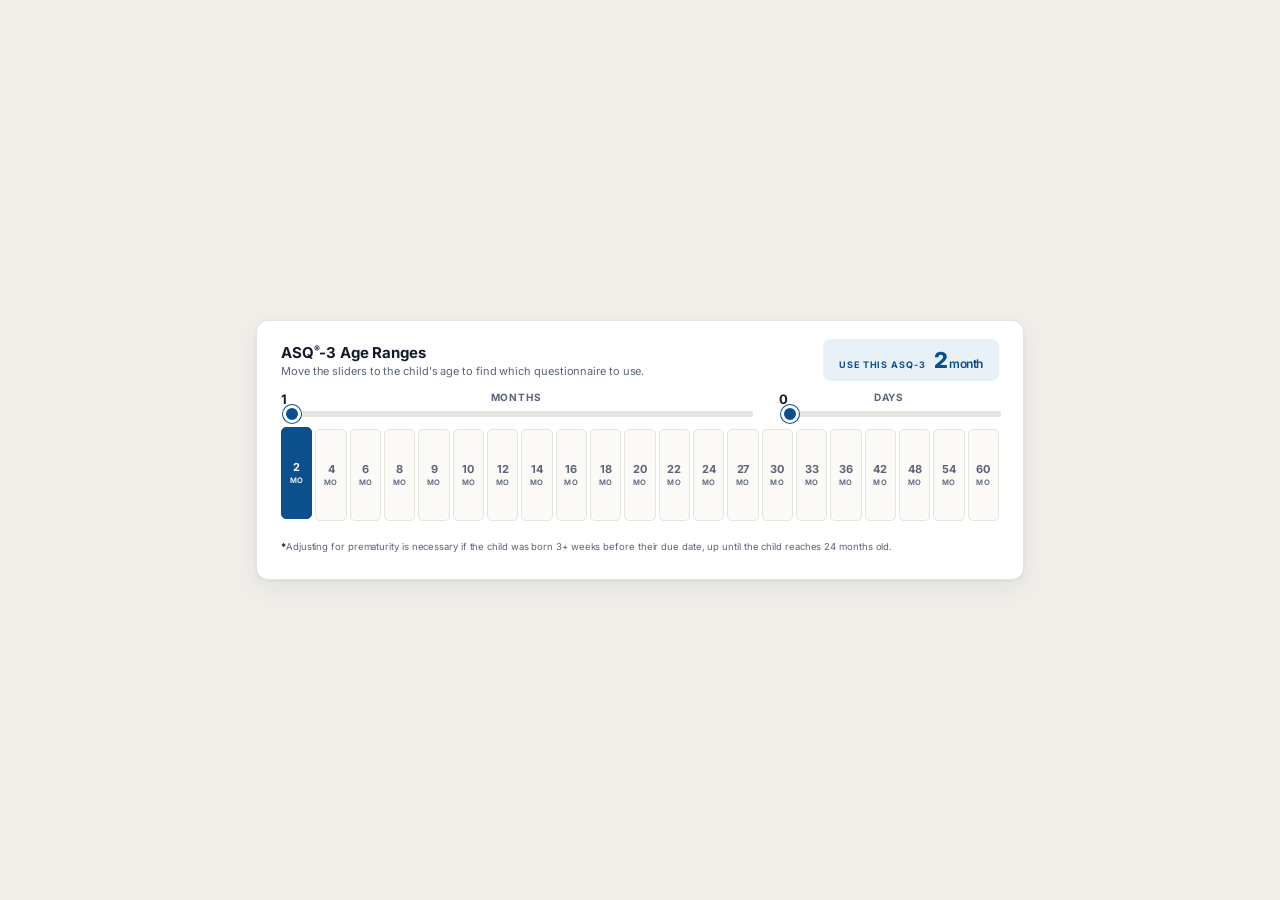
<file: story_content/WebObjects/6Z9xfBibjij/index.html>
<!doctype html>
<html lang="en">
<head>
<meta charset="utf-8"/>
<meta name="viewport" content="width=device-width, initial-scale=1"/>
<title>ASQ-3 Age Ranges</title>
<style>
  @import url('https://fonts.googleapis.com/css2?family=Inter:wght@400;500;600;700;800&display=swap');

  :root{
    --bg:#FBFAF7;
    --surface:#FFFFFF;
    --primary:#0B4F8C;
    --primary-soft:#E8F0F8;
    --accent:#3E9CD1;
    --text:#131A2B;
    --text-muted:#5A6478;
    --border:#E6E4DE;
    --border-strong:#C9CDD6;
  }
  *{ box-sizing:border-box; }
  html,body{ margin:0; padding:0; background:#f0eee9; }
  body{
    font-family:'Inter', system-ui, sans-serif;
    display:flex;
    align-items:center;
    justify-content:center;
    min-height:100vh;
  }

  .finder{
    width:768px;
    height:260px;
    background:var(--surface);
    border:1px solid var(--border);
    border-radius:12px;
    box-shadow:0 1px 3px rgba(19,26,43,0.06), 0 8px 24px rgba(19,26,43,0.06);
    padding:18px 24px 16px;
    display:flex;
    flex-direction:column;
    gap:10px;
    color:var(--text);
    letter-spacing:-0.005em;
  }

  .f-header{
    display:flex;
    align-items:center;
    justify-content:space-between;
    gap:16px;
  }
  .f-title{
    font-size:15px;
    font-weight:700;
    letter-spacing:-0.01em;
    margin:0;
  }
  .f-title .sup{ font-size:9px; vertical-align:super; }
  .f-sub{
    font-size:11px;
    color:var(--text-muted);
    margin:2px 0 0;
  }
  .f-result{
    display:flex;
    align-items:baseline;
    gap:8px;
    background:var(--primary-soft);
    border-radius:8px;
    padding:8px 16px;
    flex:0 0 auto;
    white-space:nowrap;
  }
  .f-result .l{
    font-size:9px;
    font-weight:700;
    letter-spacing:0.1em;
    text-transform:uppercase;
    color:var(--primary);
  }
  .f-result .v{
    font-size:22px;
    font-weight:800;
    color:var(--primary);
    letter-spacing:-0.02em;
  }
  .f-result .v .unit{
    font-size:12px;
    font-weight:600;
    margin-left:2px;
  }

  .f-controls{
    display:flex;
    gap:28px;
    align-items:flex-end;
  }
  .ctrl{
    flex:1;
    display:flex;
    flex-direction:column;
    gap:6px;
  }
  .ctrl.days{ flex: 0 0 220px; }
  
  /* Updated Alignment Classes */
  .ctrl-top{
    display:flex;
    justify-content:center;
    align-items:baseline;
    position: relative;
  }
  .ctrl-label{
    font-size:10px;
    font-weight:700;
    letter-spacing:0.08em;
    text-transform:uppercase;
    color:var(--text-muted);
  }
  .ctrl-value{
    position: absolute;
    left: 0;
    font-size:13px;
    font-weight:700;
    color:var(--text);
  }

  input[type="range"]{
    -webkit-appearance:none;
    appearance:none;
    width:100%;
    height:6px;
    border-radius:3px;
    background:var(--border);
    outline:none;
    cursor:pointer;
  }
  input[type="range"]::-webkit-slider-thumb{
    -webkit-appearance:none;
    appearance:none;
    width:18px;
    height:18px;
    border-radius:50%;
    background:var(--primary);
    border:3px solid white;
    box-shadow:0 0 0 1px var(--primary);
    cursor:pointer;
  }
  input[type="range"]::-moz-range-thumb{
    width:18px;
    height:18px;
    border-radius:50%;
    background:var(--primary);
    border:3px solid white;
    box-shadow:0 0 0 1px var(--primary);
    cursor:pointer;
  }

  .f-track{
    display:flex;
    gap:3px;
    flex:1;
  }
  .tile{
    flex:1;
    display:flex;
    flex-direction:column;
    align-items:center;
    justify-content:center;
    gap:2px;
    padding:6px 2px;
    border-radius:5px;
    background:var(--bg);
    border:1px solid var(--border);
    transition:background .12s, border-color .12s, transform .12s;
  }
  .tile .n{
    font-size:11px;
    font-weight:700;
    color:var(--text-muted);
  }
  .tile .u{
    font-size:7.5px;
    font-weight:600;
    letter-spacing:0.04em;
    text-transform:uppercase;
    color:var(--text-muted);
  }
  .tile.active{
    background:var(--primary);
    border-color:var(--primary);
    transform:translateY(-2px);
  }
  .tile.active .n,
  .tile.active .u{ color:#fff; }

  .f-foot{
    font-size:9.5px;
    line-height:1.4;
    color:var(--text-muted);
  }
  .f-foot b{ color:var(--text); }
</style>
</head>
<body>

  <div class="finder">
    <div class="f-header">
      <div>
        <p class="f-title">ASQ<span class="sup">®</span>-3 Age Ranges</p>
        <p class="f-sub">Move the sliders to the child's age to find which questionnaire to use.</p>
      </div>
      <div class="f-result">
        <span class="l">Use this ASQ-3</span>
        <span class="v" id="resultVal">2<span class="unit">month</span></span>
      </div>
    </div>

    <div class="f-controls">
      <div class="ctrl">
        <div class="ctrl-top">
          <span class="ctrl-value" id="monthsVal">1</span>
          <span class="ctrl-label">Months</span>
        </div>
        <input type="range" id="monthsSlider" min="1" max="66" step="1" value="1"/>
      </div>
      <div class="ctrl days">
        <div class="ctrl-top">
          <span class="ctrl-value" id="daysVal">0</span>
          <span class="ctrl-label">Days</span>
        </div>
        <input type="range" id="daysSlider" min="0" max="30" step="1" value="0"/>
      </div>
    </div>

    <div class="f-track" id="track"></div>

    <p class="f-foot"><b>*</b>Adjusting for prematurity is necessary if the child was born 3+ weeks before their due date, up until the child reaches 24 months old.</p>
  </div>

<script>
  var brackets = [
    {m0:1,d0:0,  m1:2,d1:30,  label:2},
    {m0:3,d0:0,  m1:4,d1:30,  label:4},
    {m0:5,d0:0,  m1:6,d1:30,  label:6},
    {m0:7,d0:0,  m1:8,d1:30,  label:8},
    {m0:9,d0:0,  m1:9,d1:30,  label:9},
    {m0:10,d0:0, m1:10,d1:30, label:10},
    {m0:11,d0:0, m1:12,d1:30, label:12},
    {m0:13,d0:0, m1:14,d1:30, label:14},
    {m0:15,d0:0, m1:16,d1:30, label:16},
    {m0:17,d0:0, m1:18,d1:30, label:18},
    {m0:19,d0:0, m1:20,d1:30, label:20},
    {m0:21,d0:0, m1:22,d1:30, label:22},
    {m0:23,d0:0, m1:25,d1:15, label:24},
    {m0:25,d0:16,m1:28,d1:15, label:27},
    {m0:28,d0:16,m1:31,d1:15, label:30},
    {m0:31,d0:16,m1:34,d1:15, label:33},
    {m0:34,d0:16,m1:38,d1:30, label:36},
    {m0:39,d0:0, m1:44,d1:30, label:42},
    {m0:45,d0:0, m1:50,d1:30, label:48},
    {m0:51,d0:0, m1:56,d1:30, label:54},
    {m0:57,d0:0, m1:66,d1:0,  label:60}
  ];

  function key(m,d){ return m*100+d; }

  var trackEl = document.getElementById('track');
  brackets.forEach(function(b, i){
    var tile = document.createElement('div');
    tile.className = 'tile';
    tile.id = 'tile-' + i;
    tile.innerHTML = '<span class="n">' + b.label + '</span><span class="u">mo</span>';
    trackEl.appendChild(tile);
  });

  var monthsSlider = document.getElementById('monthsSlider');
  var daysSlider = document.getElementById('daysSlider');
  var monthsVal = document.getElementById('monthsVal');
  var daysVal = document.getElementById('daysVal');
  var resultVal = document.getElementById('resultVal');

  function update(){
    var m = parseInt(monthsSlider.value, 10);
    var d = parseInt(daysSlider.value, 10);
    monthsVal.textContent = m;
    daysVal.textContent = d;

    var k = key(m,d);
    var matchIdx = -1;
    for (var i = 0; i < brackets.length; i++){
      var b = brackets[i];
      if (k >= key(b.m0,b.d0) && k <= key(b.m1,b.d1)){
        matchIdx = i;
        break;
      }
    }
    if (matchIdx === -1){
      matchIdx = (k < key(brackets[0].m0, brackets[0].d0)) ? 0 : brackets.length - 1;
    }

    brackets.forEach(function(b, i){
      document.getElementById('tile-' + i).classList.toggle('active', i === matchIdx);
    });

    resultVal.innerHTML = brackets[matchIdx].label + '<span class="unit">month</span>';
  }

  monthsSlider.addEventListener('input', update);
  daysSlider.addEventListener('input', update);
  update();
</script>
</body>
</html>
</file>
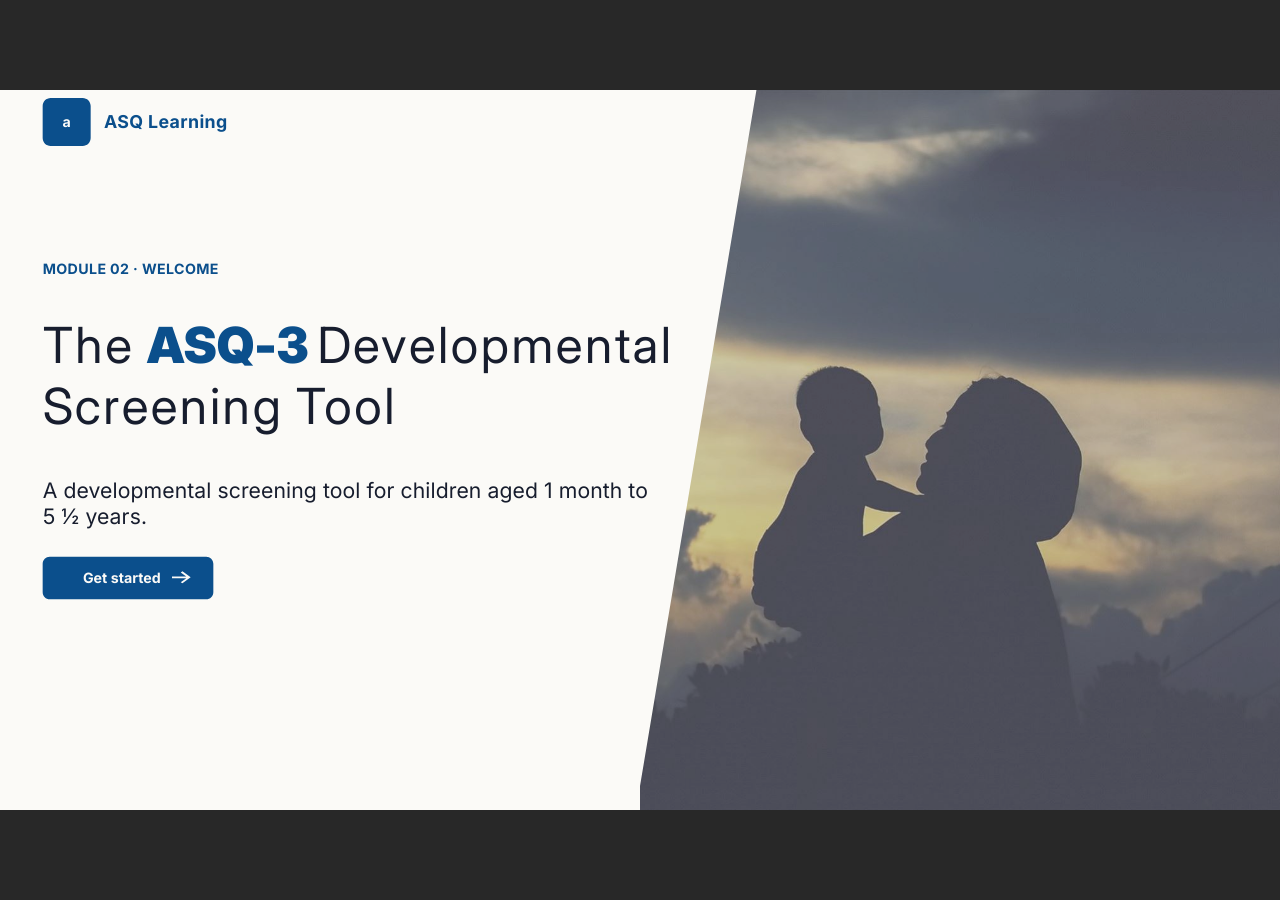
<file: story.html>
﻿<!doctype html>
<html lang="en-US">
<head>
  <meta charset="utf-8">
  <!-- Created using Storyline 360 x64 - http://www.articulate.com  -->
  <!-- version: 3.116.36838.0 -->
  <title>KiwiASQ 2026</title>
  <meta http-equiv="x-ua-compatible" content="IE=edge"/>
  <meta name="viewport" content="width=device-width,initial-scale=1,user-scalable=no,shrink-to-fit=no,minimal-ui"/>
  <meta name="apple-mobile-web-app-capable" content="yes"/>
  <style>
    html, body { height: 100%; padding: 0; margin: 0 }
    #app { height: 100%; width: 100%; }
  </style>

  <script>
    window.DS = {};
    window.globals = {
      DATA_PATH_BASE: '',
      HAS_FRAME: true,
      HAS_SLIDE: true,

      lmsPresent: false,
      tinCanPresent: false,
      cmi5Present: false,
      aoSupport: false,
      scale: 'Scaled',
      captureRc: false,
      browserSize: 'optimal',
      bgColor: '#282828',
      features: 'DropInBase,JsInteractions,PlayerMemoryEnhancements,PlayerSizeOption,SlideLevelScale',
      themeName: 'unified',
      preloaderColor: '#FFFFFF',
      suppressAnalytics: true,
      productChannel: 'stable',
      publishSource: 'storyline',
      aid: 'aid|dba06189-dfee-48fc-9fd5-efeffc9e8a4f',
      cid: '07af612e-11e7-46b5-94f9-8d0019a3c7c6',
      playerVersion: '3.116.36838.0',
      publishTimestamp: '2026-07-22T03:57:54.5045122Z',
      maxIosVideoElements: 10,
      connectionSettings: { message: 'You%20are%20offline.%20Trying%20to%20reconnect...', useDarkTheme: false, mode: 'disabled' },
      hasFeature: function(feature) {
        return this.features.split(',').includes(feature);
      },
      
      parseParams: function(qs) {
        if (window.globals.parsedParams != null) {
          return window.globals.parsedParams;
        }
        qs = (qs || window.location.search.substr(1)).split('+').join(' ');
        var params = {},
            tokens,
            re = /[?&]?([^=]+)=([^&]*)/g;

        while (tokens = re.exec(qs)) {
          params[decodeURIComponent(tokens[1]).trim()] =
            decodeURIComponent(tokens[2]).trim();
        }
        window.globals.parsedParams = params;
        return params;
      }

    };

    if (window.flagsUnderTest != null) {
      window.globals.features = window.flagsUnderTest.reduce((accum, feature) => {
        if (!accum.includes(feature)) {
          accum.push(feature);
        }
        return accum;
      }, window.globals.features.split(',')).join();
    }
  </script>
  <script>
    var isIe11 = ('ActiveXObject' in window || window.MSBlobBuilder != null)
      && window.msCrypto != null && !window.ActiveXObject;
    if (isIe11) {
      window.globals.unsupportedBrowser = true;
      document.write(atob('[base64]'));
    }
  </script>

  <script>
    if (window.globals.hasFeature('Localization')) {
      
      
    }
  </script>

  
  
  <script>window.THREE = { };</script>
  
</head>
<body style="background: #282828" class="cs-HTML theme-unified">
  <!-- 360 -->
  <script>!function(){var e,i=/iPhone/i,o=/iPod/i,n=/iPad/i,t=/\biOS-universal(?:.+)Mac\b/i,r=/\bAndroid(?:.+)Mobile\b/i,a=/Android/i,d=/(?:SD4930UR|\bSilk(?:.+)Mobile\b)/i,p=/Silk/i,l=/Windows Phone/i,u=/\bWindows(?:.+)ARM\b/i,b=/BlackBerry/i,s=/BB10/i,c=/Opera Mini/i,f=/\b(CriOS|Chrome)(?:.+)Mobile/i,h=/Mobile(?:.+)Firefox\b/i,v=function(e){return void 0!==e&&"MacIntel"===e.platform&&"number"==typeof e.maxTouchPoints&&e.maxTouchPoints>1&&"undefined"==typeof MSStream};e=function(e){var m={userAgent:"",platform:"",maxTouchPoints:0};e||"undefined"==typeof navigator?"string"==typeof e?m.userAgent=e:e&&e.userAgent&&(m={userAgent:e.userAgent,platform:e.platform,maxTouchPoints:e.maxTouchPoints||0}):m={userAgent:navigator.userAgent,platform:navigator.platform,maxTouchPoints:navigator.maxTouchPoints||0};var g=m.userAgent,y=g.split("[FBAN");void 0!==y[1]&&(g=y[0]),void 0!==(y=g.split("Twitter"))[1]&&(g=y[0]);var A=function(e){return function(i){return i.test(e)}}(g),w={apple:{phone:A(i)&&!A(l),ipod:A(o),tablet:!A(i)&&(A(n)||v(m))&&!A(l),universal:A(t),device:(A(i)||A(o)||A(n)||A(t)||v(m))&&!A(l)},amazon:{phone:A(d),tablet:!A(d)&&A(p),device:A(d)||A(p)},android:{phone:!A(l)&&A(d)||!A(l)&&A(r),tablet:!A(l)&&!A(d)&&!A(r)&&(A(p)||A(a)),device:!A(l)&&(A(d)||A(p)||A(r)||A(a))||A(/\bokhttp\b/i)},windows:{phone:A(l),tablet:A(u),device:A(l)||A(u)},other:{blackberry:A(b),blackberry10:A(s),opera:A(c),firefox:A(h),chrome:A(f),device:A(b)||A(s)||A(c)||A(h)||A(f)},any:!1,phone:!1,tablet:!1};return w.any=w.apple.device||w.android.device||w.windows.device||w.other.device,w.phone=w.apple.phone||w.android.phone||w.windows.phone,w.tablet=w.apple.tablet||w.android.tablet||w.windows.tablet,w}(),"object"==typeof exports&&"undefined"!=typeof module?module.exports=e:"function"==typeof define&&define.amd?define((function(){return e})):this.isMobile=e}();
    window.isMobile.apple.tablet = window.isMobile.apple.tablet ||
      (navigator.platform === 'MacIntel' && navigator.maxTouchPoints > 1);
    window.isMobile.apple.device = window.isMobile.apple.device || window.isMobile.apple.tablet;
    window.isMobile.tablet = window.isMobile.tablet || window.isMobile.apple.tablet;
    window.isMobile.any = window.isMobile.any || window.isMobile.apple.tablet;
  </script>

  <div id="focus-sink" tabindex="-1"></div>

  <div id="preso"></div>
  <script>
    (function() {

      var classTypes = [ 'desktop', 'mobile', 'phone', 'tablet' ];

      var addDeviceClasses = function(prefix, testObj) {
        var curr, i;
        for (i = 0; i < classTypes.length; i++) {
          curr = classTypes[i];
          if (testObj[curr]) {
            document.body.classList.add(prefix + curr);
          }
        }
      };

      var params = window.globals.parseParams(),
          isDevicePreview = params.devicepreview === '1',
          isPhoneOverride = params.deviceType === 'phone' || (isDevicePreview && params.phone == '1'),
          isTabletOverride = (params.deviceType === 'tablet' || isDevicePreview) && !isPhoneOverride,
          isMobileOverride = isPhoneOverride || isTabletOverride;

      var deviceView = {
        desktop: !window.isMobile.any && !isMobileOverride,
        mobile: window.isMobile.any || isMobileOverride,
        phone: isPhoneOverride || (window.isMobile.phone && !isTabletOverride),
        tablet: isTabletOverride || window.isMobile.tablet
      };

      window.globals.deviceView = deviceView;
      window.isMobile.desktop = !window.isMobile.any;
      window.isMobile.mobile = window.isMobile.any;

      addDeviceClasses('view-', deviceView);

    })();
  </script>
  
  <script src='story_content/triggers.js' type=text/javascript></script>
<script src='story_content/user.js' type=text/javascript></script>
  <div class="slide-loader"></div>

  <script>
    var doc = document, loader = doc.body.querySelector('.slide-loader'); [ 1, 2, 3 ].forEach(function(n) { var d = doc.createElement('div'); d.style.backgroundColor = window.globals.preloaderColor; d.classList.add('mobile-loader-dot'); d.classList.add('dot' + n); loader.appendChild(d); });
  </script>

  <div class="mobile-load-title-overlay" style="display: none">
    <div class="mobile-load-title">KiwiASQ 2026</div>
  </div>

  <div class="mobile-chrome-warning"></div>

  
<style>
  .warn-connection-dialog {
    display: none;
    background: transparent;
    pointer-events: all;
    position: fixed;
    left: 0;
    top: 0;
    width: 100%;
    height: 100%;
    z-index: 999;
  }

  .warn-connection-content {
    pointer-events: all;
    border-radius: 4px;
    background: white;
    border: 1px solid #E7E7E7;
    color: #333333;
    box-shadow: 0 2px 4px rgba(0, 0, 0, 0.25);
    transition: all 150ms ease-out;
    position: absolute;
    white-space: nowrap;
  }

  .view-phone.is-landscape .warn-connection-content {
    left: 23px;
    bottom: 23px;
  }

  .view-tablet.is-landscape .warn-connection-content {
    left: 50%;
    top: 20px;
    transform: translateX(-50%);
  }

  .view-mobile.is-portrait .warn-connection-content {
    transform: translate(-50%, calc(-100% - 15px));
  }

  .warn-connection-content p {
    display: inline-block;
    margin: 0 8px 0 0;
    line-height: 33px;
    font-size: 11px;
  }

  .warn-connection-content svg {
    position: relative;
    vertical-align: middle;
    margin: 0 2px 2px 8px;
  }

  .view-desktop .warn-connection-content {
    left: 1.5em;
    bottom: 1.5em;
  }

  .view-desktop .warn-connection-content p {
    font-size: 1.1em;
  }

  .is-offline .warn-connection-dialog {
    display: block;
  }

  .is-offline .cs-panel * {
    pointer-events: none !important;
  }

  .is-offline .cs-panel {
    pointer-events: all !important;
  }

  .is-offline #nav-controls * {
    pointer-events: none !important;
  }

  .is-offline #nav-controls {
    pointer-events: all !important;
  }
</style>

<div class="warn-connection-dialog" role="alertdialog" aria-modal="true" tabindex="0" aria-labelledby="warn-connection-message">
  <div class="warn-connection-content">
    <svg width="17" height="15" viewBox="0 0 17 15" xmlns="http://www.w3.org/2000/svg">
      <path fill="#8F0000" stroke="white" d="M16.07,12.98 L15.88,12.23 L9.51,1.21 C8.97,0.26,7.6,0.26,7.06,1.21 L0.69,12.23 C0.15,13.16,0.81,14.36,1.91,14.36 H14.65 C15.47,14.36,16.05,13.7,16.07,12.98 Z"/>
      <path fill="white" stroke="white" d="M8.58,5.5 C8.35,5.28,8.5,5.35,8.21,5.32 C8.09,5.35,7.97,5.49,7.96,5.67 C7.97,5.79,7.98,5.92,7.98,6.04 L7.98,6.04 C7.99,6.17,8,6.31,8.01,6.43 L8.01,6.44 C8.03,6.92,8.06,7.41,8.09,7.9 L8.09,7.9 C8.12,8.39,8.14,8.88,8.17,9.37 C8.17,9.39,8.18,9.42,8.2,9.44 C8.23,9.46,8.25,9.47,8.28,9.47 C8.31,9.47,8.34,9.46,8.35,9.44 C8.37,9.43,8.38,9.4,8.39,9.35 L8.39,9.34 C8.39,9.24,8.4,9.15,8.4,9.05 L8.4,9.05 C8.41,8.96,8.41,8.86,8.42,8.75 C8.43,8.44,8.45,8.12,8.47,7.81 L8.47,7.81 C8.49,7.49,8.51,7.18,8.53,6.87 C8.55,6.46,8.56,6.05,8.59,5.64 L8.6,5.62 C8.6,5.57,8.59,5.53,8.58,5.5 L8.21,5.32 Z"/>
      <circle fill="white" stroke="white" cx="8.3" cy="11.35" r="0.3"/>
    </svg>
    <p id="warn-connection-message">You are offline. Trying to reconnect...</p>
  </div>
</div>

<script>
  (function() {
    window.DS.connection = {
      warningShown: false,
      assets: {},
      loadingAssetGroup: false,
      retryDelay: 500
    };

    var connectionSettings = window.globals.connectionSettings || {};

    var useConnectionMessages = window.AbortController != null &&
      window.location.protocol != 'file:' &&
      connectionSettings.mode === 'normal';

    window.DS.connection.useConnectionMessages = useConnectionMessages;

    var assetCount = 0;
    var checkLoadedId;


    if (useConnectionMessages && connectionSettings != null) {
      var contentEl = document.querySelector('.warn-connection-content');
      var messageEl = contentEl.querySelector('p');

      if (connectionSettings.useDarkTheme) {
        contentEl.style.borderColor = '#BABBBA';
        contentEl.style.backgroundColor = '#282828';
        contentEl.style.color = '#FFFFFF';
      }

      if (connectionSettings.message != null) {
        messageEl.textContent = window.decodeURIComponent(connectionSettings.message);
      }
    }

    function checkAssetsReady() {
      for (var i in DS.connection.assets) {
        if (!DS.connection.assets[i].success) {
          return false;
        }
      }
      return true;
    }

    function stopAssetGroup() {
      if (!useConnectionMessages) { return; }

      assetCount = 0;

      DS.connection.oldAssetGroup = DS.connection.assets;
      DS.connection.assets = {};
      DS.connection.loadingAssetGroup = false;
      clearInterval(checkLoadedId);
    }

    function startAssetGroup() {
      if (!useConnectionMessages) { return; }
      var ticks = 0;
      clearInterval(checkLoadedId);
      checkLoadedId = setInterval(function() {
        var loaded = 0;
        if (assetCount === 0 && loaded === 0) {
          clearInterval(checkLoadedId);
          return;
        }

        for (var i in DS.connection.assets) {
          if (DS.connection.assets[i].success) {
            loaded++;
          }
        }

        if (assetCount === loaded && checkAssetsReady()) {
          for (var i in DS.connection.assets) {
            if (DS.connection.assets[i].action) {
              DS.connection.assets[i].action();
            }
          }
          hideWarning();
          stopAssetGroup();
        }
      }, 100)
    }

    function requiredAsset(url, action, retry, type) {
      if (!useConnectionMessages) { return; }
      if (DS.connection.assets[url]) { return; }

      DS.connection.assets[url] = {
        success: false, action: action, retry: retry, type: type
      };
      assetCount = Object.keys(DS.connection.assets).length;
      if (!DS.connection.loadingAssetGroup) {
        startAssetGroup();
      }
      DS.connection.loadingAssetGroup = true;
    }

    function assetLoaded(url) {
      if (!useConnectionMessages) { return; }
      if (DS.connection.assets[url]) {
        DS.connection.assets[url].success = true;
      }
    }

    function assetFailed(url) {
      if (!useConnectionMessages) { return; }
      if (!DS.connection.assets[url]) {
        if (/\.js$/.test(url) && url.indexOf('transcripts') === -1) {
          setTimeout(function() {
            if (DS.connection.lastSlideLoaded != null) {
              DS.connection.lastSlideLoaded();
            }
          }, DS.connection.retryDelay);
        }
        return;
      }
      if (!DS.connection.warningShown) { showWarning(); }
      if (DS.connection.assets[url].retry) {
        setTimeout(function() {
          if (!DS.connection.assets[url].success) {
            DS.connection.assets[url].retry()
          }
        }, DS.connection.retryDelay);
      }
    }

    function hideWarning() {
      document.body.classList.remove('is-offline');
      DS.connection.warningShown = false;
      enableKeys();
    }
    DS.connection.hideWarning = hideWarning

    function showWarning(btn) {
      document.body.classList.add('is-offline')
      DS.connection.warningShown = true;
      updateWarningPosition();
      disableKeys();
    }

    function updateWarningPosition() {
      if (!DS.connection.warningShown) {
        return;
      }

      var isPortrait = document.body.classList.contains('is-portrait');
      var isMobile = document.body.classList.contains('view-mobile');
      var warningEl = document.querySelector('.warn-connection-content');

      if (isPortrait && isMobile) {
        var slide = document.querySelector('.primary-slide');
        var slideRect = slide != null
          ? slide.getBoundingClientRect()
          : { top: window.innerHeight, left: 0, width: window.innerWidth };

        warningEl.style.top = `${slideRect.top}px`
        warningEl.style.left = `${slideRect.left + slideRect.width / 2}px`
      } else {
        warningEl.style.top = null;
        warningEl.style.left = null;
      }

      window.requestAnimationFrame(updateWarningPosition);
    }

    function onDisableKeyDown(e) {
      e.preventDefault();
      e.stopImmediatePropagation();
    }

    function onDisableKeyUp(e) {
      e.preventDefault();
      e.stopImmediatePropagation();
    }

    var accStyle = document.createElement('style');
    var warnDialogEl = document.querySelector('.warn-connection-dialog');

    function disableKeys() {
      if (DS.views && DS.views.nsStack && DS.views.nsStack.length === 1) {
        DS.views.nsStack[0].tabReachable = false
        DS.views.nsStack[0].updateTabIndex(true);
      }

      accStyle.innerHTML = '.acc-shadow-dom { display: none; }';
      document.body.appendChild(accStyle);

      warnDialogEl.parentNode.append(warnDialogEl);
      warnDialogEl.focus();
    }

    function enableKeys() {
      accStyle.remove();
      if (DS.views && DS.views.nsStack && DS.views.nsStack.length === 1 && DS.views.nsStack[0].name === '_frame') {
        DS.views.nsStack[0].tabReachable = true;
        DS.views.nsStack[0].updateTabIndex();
      }
    }

    // these will all be noops if the feature flag isn't set in
    // the data and `window.globals.features`
    DS.connection.requiredAsset = requiredAsset;
    DS.connection.assetLoaded = assetLoaded;
    DS.connection.assetFailed = assetFailed;
    DS.connection.stopAssetGroup = stopAssetGroup;
    DS.connection.startAssetGroup = startAssetGroup;
  })();
</script>


  <script>
    
    if (window.autoSpider && window.vInterfaceObject) {
      document.querySelector('.mobile-load-title-overlay').style.display = 'none';
    }
  </script>

  

  <link rel="stylesheet" href="html5/data/css/output.min.css" data-noprefix/>
</body>
<script src="html5/lib/scripts/bootstrapper.min.js"></script>
</html>
</file>
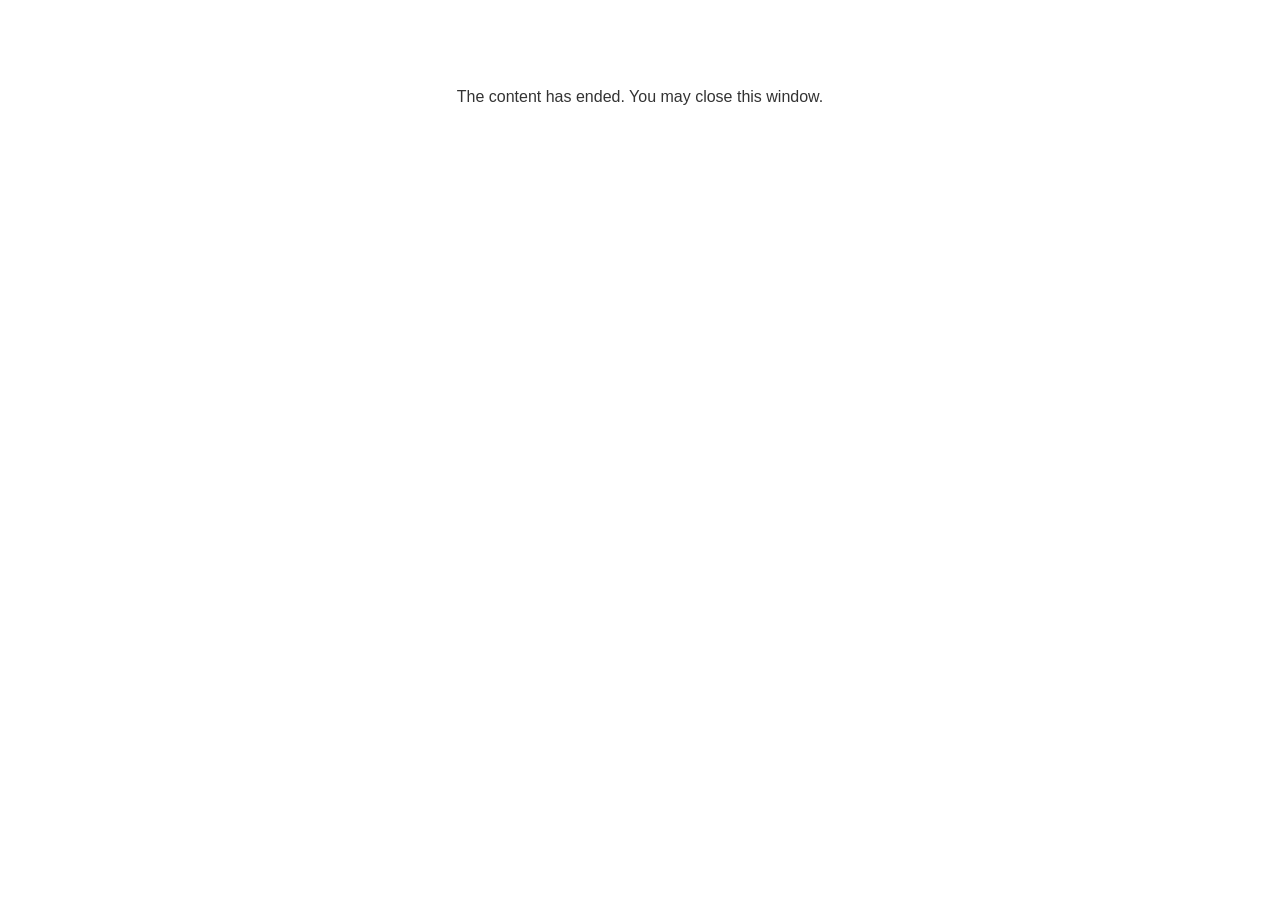
<file: lms/goodbye.html>
<!doctype html>
<html>
<body style="background-color: #ffffff;">

<p role="alert" style="color: #333333;font-family: Lato, articulate, tahoma, arial;font-size: medium;text-align: center;">
<br><br><br><br>
The content has ended. You may close this window.
</p>

</body>
</html>
</file>
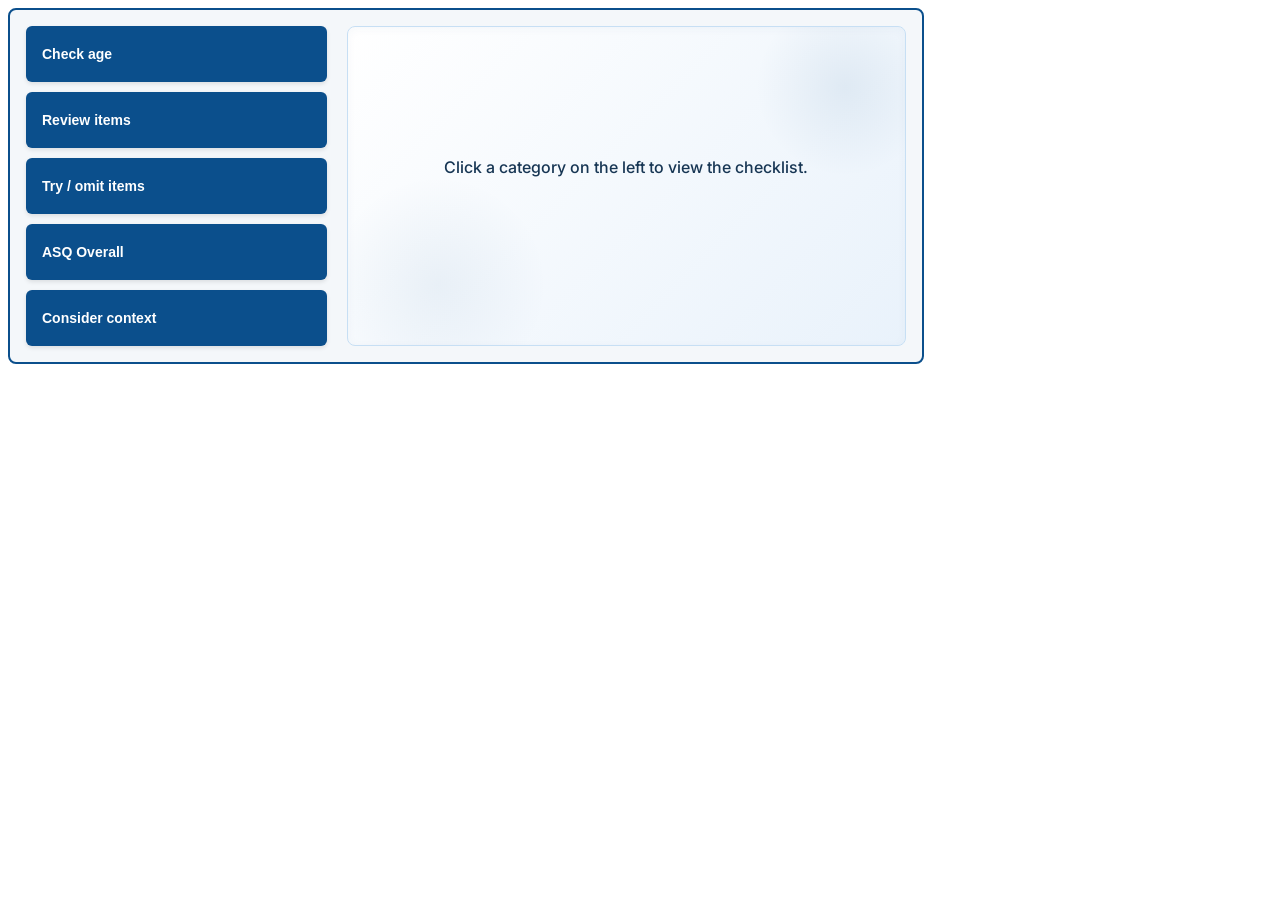
<file: story_content/WebObjects/5kty1V1lGNd/Checklist.html>
<!DOCTYPE html>
<html lang="en">
<head>
<meta charset="UTF-8">
<meta name="viewport" content="width=device-width, initial-scale=1.0">
<title>ASQ Interactive Checklist</title>
<link rel="preconnect" href="https://fonts.googleapis.com">
<link rel="preconnect" href="https://fonts.gstatic.com" crossorigin>
<link href="https://fonts.googleapis.com/css2?family=Inter:wght@400;500;600&display=swap" rel="stylesheet">
<style>
  .interactive-widget {
    width: 916px;
    height: 356px;
    background-color: #f4f7fa;
    border: 2px solid #0B4F8C;
    border-radius: 8px;
    display: flex;
    box-sizing: border-box;
    padding: 16px;
    gap: 20px;
    font-family: 'Inter', sans-serif;
    overflow: hidden;
  }

  .grid-container {
    width: 35%;
    display: grid;
    grid-template-columns: 1fr;
    grid-template-rows: repeat(5, 1fr);
    gap: 10px;
    height: 100%;
  }

  .grid-btn {
    background-color: #0B4F8C;
    color: #ffffff;
    border: none;
    border-radius: 6px;
    font-size: 14px;
    font-weight: 600;
    cursor: pointer;
    transition: all 0.2s ease;
    display: flex;
    align-items: center;
    justify-content: flex-start;
    padding: 0 16px;
    box-shadow: 0 2px 4px rgba(0,0,0,0.1);
    text-align: left;
  }

  .grid-btn:hover, .grid-btn.active {
    background-color: #073866;
    transform: translateY(-1px);
    box-shadow: 0 4px 8px rgba(0,0,0,0.15);
  }

  .info-panel {
    width: 65%;
    background: linear-gradient(135deg, #ffffff 0%, #e9f2fb 100%);
    border: 1px solid #c7dff4;
    border-radius: 8px;
    display: flex;
    align-items: flex-start;
    justify-content: flex-start;
    padding: 20px 24px;
    box-sizing: border-box;
    height: 100%;
    position: relative;
    overflow-y: auto;
    overflow-x: hidden; 
    box-shadow: inset 0 2px 10px rgba(11, 79, 140, 0.04);
  }

  .info-panel::-webkit-scrollbar {
    width: 8px;
  }
  .info-panel::-webkit-scrollbar-track {
    background: transparent;
  }
  .info-panel::-webkit-scrollbar-thumb {
    background: #c7dff4;
    border-radius: 4px;
  }
  .info-panel::-webkit-scrollbar-thumb:hover {
    background: #0B4F8C;
  }

  .info-panel::before {
    content: "";
    position: absolute;
    top: -30px;
    right: -30px;
    width: 180px;
    height: 180px;
    background: radial-gradient(circle, rgba(11, 79, 140, 0.08) 0%, rgba(255,255,255,0) 70%);
    border-radius: 50%;
    z-index: 1;
    pointer-events: none;
  }

  .info-panel::after {
    content: "";
    position: absolute;
    bottom: -50px;
    left: -20px;
    width: 220px;
    height: 220px;
    background: radial-gradient(circle, rgba(11, 79, 140, 0.06) 0%, rgba(255,255,255,0) 70%);
    border-radius: 50%;
    z-index: 1;
    pointer-events: none;
  }

  .info-content {
    width: 100%;
    position: relative;
    z-index: 2;
    animation: fadeIn 0.3s ease-in-out;
  }

  .category-desc {
    font-size: 15px;
    color: #0B4F8C;
    font-weight: 600;
    margin-top: 0;
    margin-bottom: 16px;
    line-height: 1.4;
  }

  .checklist {
    list-style: none;
    padding: 0;
    margin: 0;
    text-align: left;
    width: 100%;
  }

  .checklist li {
    display: flex;
    align-items: flex-start;
    margin-bottom: 12px;
    font-size: 14px;
    line-height: 1.5;
    color: #173654;
    font-weight: 500;
    overflow-wrap: break-word;
  }

  .checklist input[type="checkbox"] {
    margin-top: 3px;
    margin-right: 12px;
    cursor: pointer;
    accent-color: #0B4F8C;
    width: 16px;
    height: 16px;
    flex-shrink: 0;
  }

  .formula-box {
    margin-top: 8px;
    background: rgba(255, 255, 255, 0.7);
    border: 1px dashed #0B4F8C;
    padding: 10px;
    border-radius: 6px;
    display: inline-flex;
    align-items: center;
    flex-wrap: wrap;
    gap: 8px;
    font-size: 13px;
    font-weight: 600;
    max-width: 100%;
    box-sizing: border-box;
  }

  .fraction {
    display: flex;
    flex-direction: column;
    align-items: center;
    line-height: 1.2;
  }

  .fraction .numerator {
    border-bottom: 1px solid #173654;
    padding: 0 4px 2px 4px;
  }

  .fraction .denominator {
    padding: 2px 4px 0 4px;
  }

  .placeholder-text {
    text-align: center;
    font-size: 16px;
    color: #173654;
    font-weight: 500;
    margin-top: 110px;
  }

  @keyframes fadeIn {
    from { opacity: 0; transform: translateY(5px); }
    to { opacity: 1; transform: translateY(0); }
  }
</style>
</head>
<body>

<div class="interactive-widget">
  <div class="grid-container">
    <button class="grid-btn" data-index="0">Check age</button>
    <button class="grid-btn" data-index="1">Review items</button>
    <button class="grid-btn" data-index="2">Try / omit items</button>
    <button class="grid-btn" data-index="3">ASQ Overall</button>
    <button class="grid-btn" data-index="4">Consider context</button>
  </div>

  <div class="info-panel">
    <div class="info-content" id="infoDisplay">
      <div class="placeholder-text">Click a category on the left to view the checklist.</div>
    </div>
  </div>
</div>

<script>
  const checklistData = [
    [
      "Check the child’s age compared with the ASQ age range window.",
      "Was child’s age calculated correctly and correct ASQ administered? Check using the ASQ calculator or using the app.",
      "Was age adjusted for prematurity (<24mo)?"
    ],
    [
      "Review NOT YET and omitted items.",
      "Did child have time/materials needed to try the activities?",
      "Is the item aligned to the family’s culture or parenting practices?"
    ],
    [
      "If needed, offer time to try items and/or omit items.",
      "Rescore areas if child demonstrates skills.",
      "Adjust area total if items need to be omitted due to parenting practices/beliefs/customs.<br><div class='formula-box'><span>Adjusted score = score + </span><div class='fraction'><span class='numerator'>total score</span><span class='denominator'># items completed</span></div></div>"
    ],
    [
      "Review and discuss ASQ Overall section.",
      "What are the responses to the Overall section?",
      "What are the parent concerns?",
      "What is your clinical impression?"
    ],
    [
      "Consider strengths, community and culture, and risk and protective factors:",
      "Past history",
      "Developmental history",
      "Environmental factors (including family, social, significant life events)",
      "Family history especially of developmental differences or difficulties at school",
      "Family and cultural context",
      "Parent concerns",
      "Availability of resources"
    ]
  ];

  const buttons = document.querySelectorAll('.grid-btn');
  const displayArea = document.getElementById('infoDisplay');

  buttons.forEach(button => {
    button.addEventListener('click', function() {
      buttons.forEach(btn => btn.classList.remove('active'));
      
      this.classList.add('active');
      
      const index = this.getAttribute('data-index');
      const data = checklistData[index];
      
      // The first item is the description, the rest are checklist items
      const description = data[0];
      const items = data.slice(1);
      
      let htmlContent = `<p class="category-desc">${description}</p><ul class="checklist">`;
      items.forEach((item, i) => {
        const uniqueId = `chk-${index}-${i}`;
        htmlContent += `
          <li>
            <input type="checkbox" id="${uniqueId}">
            <label for="${uniqueId}">${item}</label>
          </li>
        `;
      });
      htmlContent += '</ul>';
      
      displayArea.style.animation = 'none';
      displayArea.offsetHeight; 
      displayArea.style.animation = null; 
      
      displayArea.innerHTML = htmlContent;
    });
  });
</script>

</body>
</html>
</file>
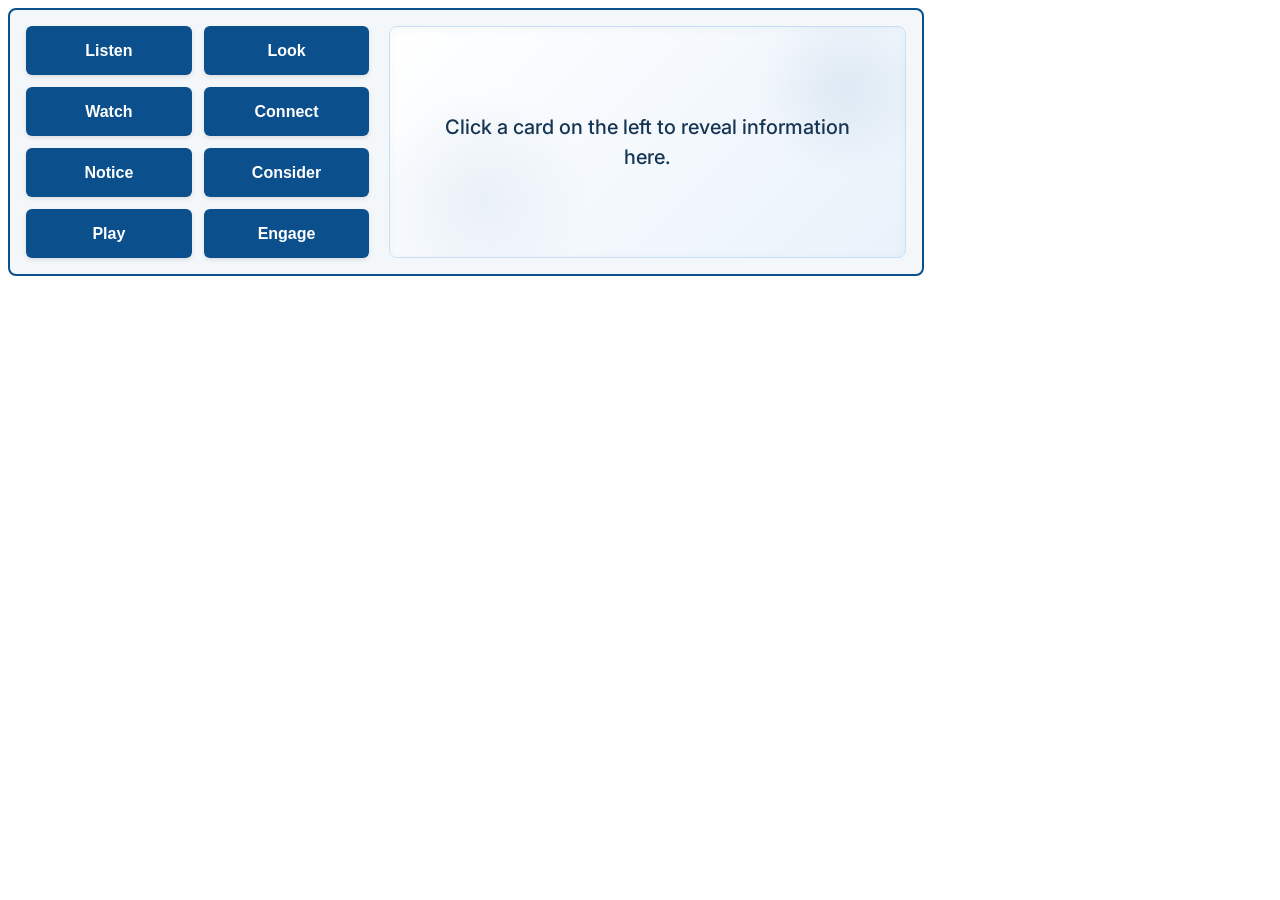
<file: story_content/WebObjects/5y1d1bu0p5V/3-4.html>
<!DOCTYPE html>
<html lang="en">
<head>
<meta charset="UTF-8">
<meta name="viewport" content="width=device-width, initial-scale=1.0">
<title>Child Development Interactive</title>
<link rel="preconnect" href="https://fonts.googleapis.com">
<link rel="preconnect" href="https://fonts.gstatic.com" crossorigin>
<link href="https://fonts.googleapis.com/css2?family=Inter:wght@400;500;600&display=swap" rel="stylesheet">
<style>
  .interactive-widget {
    width: 916px;
    height: 268px;
    background-color: #f4f7fa;
    border: 2px solid #0B4F8C;
    border-radius: 8px;
    display: flex;
    box-sizing: border-box;
    padding: 16px;
    gap: 20px;
    font-family: 'Inter', sans-serif;
    overflow: hidden;
  }

  .grid-container {
    width: 40%;
    display: grid;
    grid-template-columns: 1fr 1fr;
    grid-template-rows: repeat(4, 1fr);
    gap: 12px;
    height: 100%;
  }

  .grid-btn {
    background-color: #0B4F8C;
    color: #ffffff;
    border: none;
    border-radius: 6px;
    font-size: 16px;
    font-weight: 600;
    cursor: pointer;
    transition: all 0.2s ease;
    display: flex;
    align-items: center;
    justify-content: center;
    box-shadow: 0 2px 4px rgba(0,0,0,0.1);
  }

  .grid-btn:hover, .grid-btn.active {
    background-color: #073866;
    transform: translateY(-1px);
    box-shadow: 0 4px 8px rgba(0,0,0,0.15);
  }

  .info-panel {
    width: 60%;
    background: linear-gradient(135deg, #ffffff 0%, #e9f2fb 100%);
    border: 1px solid #c7dff4;
    border-radius: 8px;
    display: flex;
    align-items: center;
    justify-content: center;
    padding: 30px;
    box-sizing: border-box;
    text-align: center;
    height: 100%;
    position: relative;
    overflow: hidden;
    box-shadow: inset 0 2px 10px rgba(11, 79, 140, 0.04);
  }

  .info-panel::before {
    content: "";
    position: absolute;
    top: -30px;
    right: -30px;
    width: 180px;
    height: 180px;
    background: radial-gradient(circle, rgba(11, 79, 140, 0.08) 0%, rgba(255,255,255,0) 70%);
    border-radius: 50%;
    z-index: 1;
  }

  .info-panel::after {
    content: "";
    position: absolute;
    bottom: -50px;
    left: -20px;
    width: 220px;
    height: 220px;
    background: radial-gradient(circle, rgba(11, 79, 140, 0.06) 0%, rgba(255,255,255,0) 70%);
    border-radius: 50%;
    z-index: 1;
  }

  .info-text {
    font-size: 20px;
    line-height: 1.5;
    color: #173654;
    font-weight: 500;
    margin: 0;
    animation: fadeIn 0.3s ease-in-out;
    position: relative;
    z-index: 2;
  }

  @keyframes fadeIn {
    from { opacity: 0; transform: translateY(5px); }
    to { opacity: 1; transform: translateY(0); }
  }
</style>
</head>
<body>

<div class="interactive-widget">
  <div class="grid-container">
    <button class="grid-btn" data-index="0">Listen</button>
    <button class="grid-btn" data-index="1">Look</button>
    <button class="grid-btn" data-index="2">Watch</button>
    <button class="grid-btn" data-index="3">Connect</button>
    <button class="grid-btn" data-index="4">Notice</button>
    <button class="grid-btn" data-index="5">Consider</button>
    <button class="grid-btn" data-index="6">Play</button>
    <button class="grid-btn" data-index="7">Engage</button>
  </div>

  <div class="info-panel">
    <p class="info-text" id="infoDisplay">Click a card on the left to reveal information here.</p>
  </div>
</div>

<script>
  const infoData = [
    "Listen to how the parent describes their child’s development and behaviour.",
    "Does the child look like a typical child for their age: features, development and behaviour?",
    "Watch all the interactions between the child and their caregiver.",
    "When, why, and how does the child connect with their parent?",
    "Notice the skills that are there, as well as those that aren’t.",
    "Consider the quality and symmetry, as well as the consistency of skills.",
    "What sort of play does the child demonstrate?",
    "How well can you engage and connect with the child?"
  ];

  const buttons = document.querySelectorAll('.grid-btn');
  const displayArea = document.getElementById('infoDisplay');

  buttons.forEach(button => {
    button.addEventListener('click', function() {
      buttons.forEach(btn => btn.classList.remove('active'));
      
      this.classList.add('active');
      
      const index = this.getAttribute('data-index');
      
      displayArea.style.animation = 'none';
      displayArea.offsetHeight; 
      displayArea.style.animation = null; 
      
      displayArea.textContent = infoData[index];
    });
  });
</script>

</body>
</html>
</file>
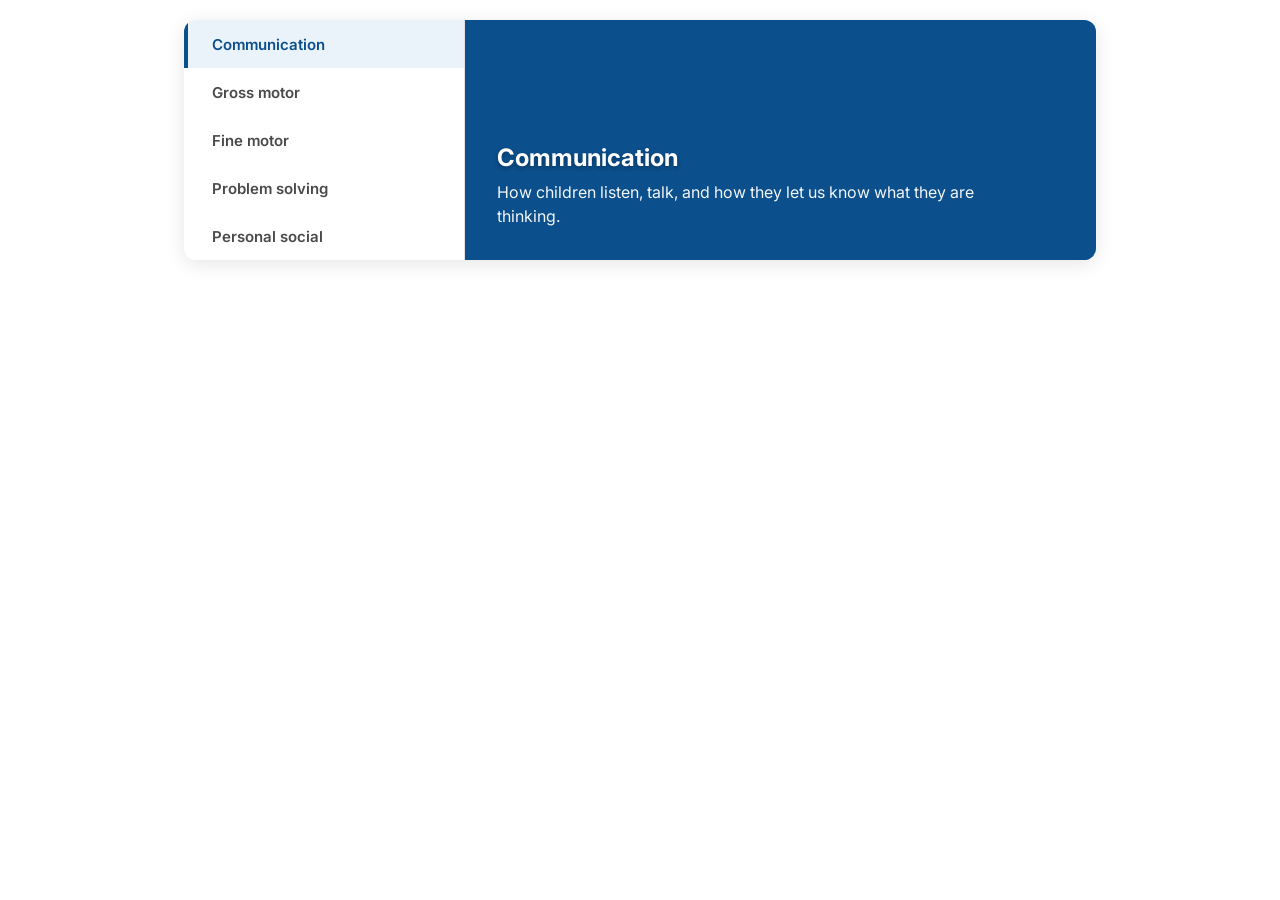
<file: story_content/WebObjects/6QEUZBL62gl/gemini-code-1784374040697.html>
<!DOCTYPE html>
<html lang="en">
<head>
<meta charset="UTF-8">
<meta name="viewport" content="width=device-width, initial-scale=1.0">
<title>Interactive Skills Grid</title>
<style>
  @import url('https://fonts.googleapis.com/css2?family=Inter:wght@400;600;700&display=swap');

  /* Container strictly sized to 912x240 */
  .skills-widget {
    width: 912px;
    height: 240px;
    font-family: 'Inter', sans-serif;
    display: flex;
    background-color: #f8f9fa;
    border-radius: 12px;
    overflow: hidden;
    box-shadow: 0 4px 20px rgba(0,0,0,0.1);
    margin: 20px auto; /* Centered with a little breathing room */
  }

  /* Left sidebar for navigation */
  .skills-nav {
    width: 280px;
    background-color: #ffffff;
    display: flex;
    flex-direction: column;
    border-right: 1px solid #e0e0e0;
  }

  .skill-btn {
    flex: 1;
    border: none;
    background: none;
    text-align: left;
    padding: 0 24px;
    font-family: 'Inter', sans-serif;
    font-size: 15px;
    font-weight: 600;
    color: #4a4a4a;
    cursor: pointer;
    transition: all 0.3s ease;
    border-left: 4px solid transparent;
    display: flex;
    align-items: center;
  }

  .skill-btn:hover {
    background-color: #f1f5f9;
    color: #0B4F8C;
  }

  .skill-btn.active {
    background-color: #ebf3fa;
    color: #0B4F8C;
    border-left: 4px solid #0B4F8C;
  }

  /* Right content area */
  .skills-content-area {
    flex: 1;
    position: relative;
    background-color: #0B4F8C;
  }

  .skill-panel {
    position: absolute;
    top: 0;
    left: 0;
    width: 100%;
    height: 100%;
    opacity: 0;
    visibility: hidden;
    transition: opacity 0.4s ease, visibility 0.4s;
    background-size: cover;
    background-position: center;
    display: flex;
    flex-direction: column;
    justify-content: flex-end;
  }

  .skill-panel.active {
    opacity: 1;
    visibility: visible;
  }

  /* Image gradient overlay to make text readable */
  .panel-overlay {
    background: linear-gradient(to top, rgba(11, 79, 140, 0.95) 0%, rgba(11, 79, 140, 0.4) 100%);
    position: absolute;
    top: 0;
    left: 0;
    width: 100%;
    height: 100%;
    z-index: 1;
  }

  /* Text content container */
  .panel-content {
    position: relative;
    z-index: 2;
    padding: 32px;
    color: #ffffff;
  }

  .panel-title {
    font-size: 24px;
    font-weight: 700;
    margin: 0 0 8px 0;
    text-shadow: 0 2px 4px rgba(0,0,0,0.3);
  }

  .panel-desc {
    font-size: 16px;
    font-weight: 400;
    line-height: 1.5;
    margin: 0;
    opacity: 0.95;
    max-width: 90%;
  }

  /* Background Images from Unsplash */
  /* NEW Communication Image: Child holding a book */
  #panel-communication { background-image: url('https://images.unsplash.com/photo-1604179129250-20e67a1b6c9d?auto=format&fit=crop&w=800&q=80'); }
  #panel-gross-motor { background-image: url('https://images.unsplash.com/photo-1502086223501-7ea6ecd79368?auto=format&fit=crop&w=800&q=80'); }
  #panel-fine-motor { background-image: url('https://images.unsplash.com/photo-1515488042361-ee00e0ddd4e4?auto=format&fit=crop&w=800&q=80'); }
  #panel-problem-solving { background-image: url('https://images.unsplash.com/photo-1587691592099-24045742c181?auto=format&fit=crop&w=800&q=80'); }
  #panel-personal-social { background-image: url('https://images.unsplash.com/photo-1519340333755-56e9c1d04579?auto=format&fit=crop&w=800&q=80'); }

</style>
</head>
<body>

<div class="skills-widget">
  
  <!-- Navigation Sidebar -->
  <div class="skills-nav">
    <button class="skill-btn active" onclick="showSkill('communication', this)">Communication</button>
    <button class="skill-btn" onclick="showSkill('gross-motor', this)">Gross motor</button>
    <button class="skill-btn" onclick="showSkill('fine-motor', this)">Fine motor</button>
    <button class="skill-btn" onclick="showSkill('problem-solving', this)">Problem solving</button>
    <button class="skill-btn" onclick="showSkill('personal-social', this)">Personal social</button>
  </div>

  <!-- Content Panels -->
  <div class="skills-content-area">
    
    <div id="panel-communication" class="skill-panel active">
      <div class="panel-overlay"></div>
      <div class="panel-content">
        <h2 class="panel-title">Communication</h2>
        <p class="panel-desc">How children listen, talk, and how they let us know what they are thinking.</p>
      </div>
    </div>

    <div id="panel-gross-motor" class="skill-panel">
      <div class="panel-overlay"></div>
      <div class="panel-content">
        <h2 class="panel-title">Gross motor</h2>
        <p class="panel-desc">How children use their arms and legs and move their body.</p>
      </div>
    </div>

    <div id="panel-fine-motor" class="skill-panel">
      <div class="panel-overlay"></div>
      <div class="panel-content">
        <h2 class="panel-title">Fine motor</h2>
        <p class="panel-desc">How children use their hands and fingers to make things happen.</p>
      </div>
    </div>

    <div id="panel-problem-solving" class="skill-panel">
      <div class="panel-overlay"></div>
      <div class="panel-content">
        <h2 class="panel-title">Problem solving</h2>
        <p class="panel-desc">How children think about things and work out problems.</p>
      </div>
    </div>

    <div id="panel-personal-social" class="skill-panel">
      <div class="panel-overlay"></div>
      <div class="panel-content">
        <h2 class="panel-title">Personal social</h2>
        <p class="panel-desc">How children do things for themselves, understand who they are, and interact with others.</p>
      </div>
    </div>

  </div>
</div>

<script>
  function showSkill(skillId, btnElement) {
    // 1. Remove active class from all buttons
    const buttons = document.querySelectorAll('.skill-btn');
    buttons.forEach(btn => btn.classList.remove('active'));
    
    // 2. Add active class to clicked button
    btnElement.classList.add('active');

    // 3. Hide all panels
    const panels = document.querySelectorAll('.skill-panel');
    panels.forEach(panel => panel.classList.remove('active'));

    // 4. Show the selected panel
    const targetPanel = document.getElementById('panel-' + skillId);
    if(targetPanel) {
      targetPanel.classList.add('active');
    }
  }
</script>

</body>
</html>
</file>
